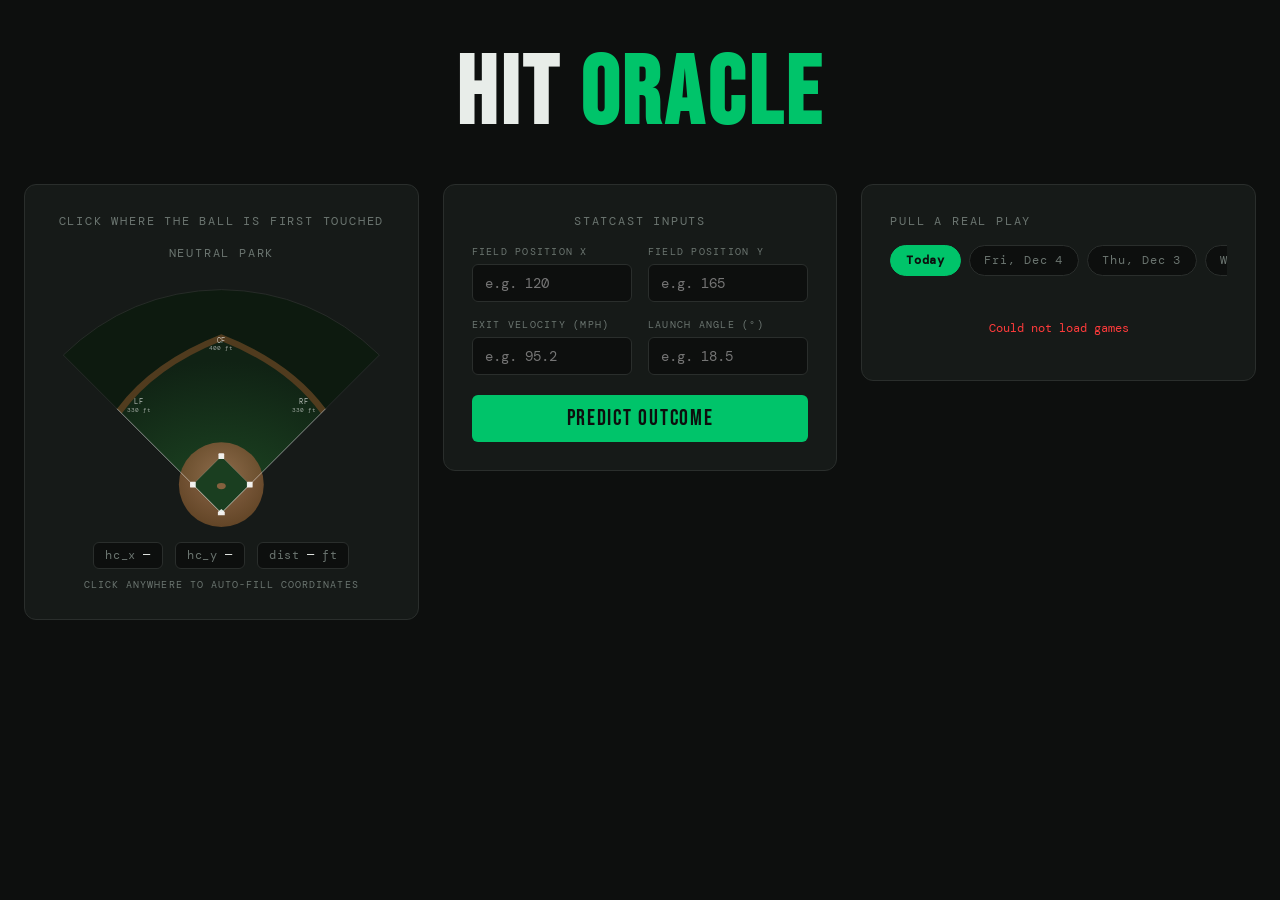
<file: frontend/index.html>
<!DOCTYPE html>
<html lang="en">
<head>
  <meta charset="UTF-8">
  <meta name="viewport" content="width=device-width, initial-scale=1.0">
  <title>Hit Oracle</title>
  <link href="https://fonts.googleapis.com/css2?family=Bebas+Neue&family=DM+Mono:wght@400;500&display=swap" rel="stylesheet">
  <link rel="stylesheet" href="styles.css">
  <script defer src="https://cdn.vercel-insights.com/v1/script.js"></script>
</head>
<body>

<header>
  <h1>HIT <span>ORACLE</span></h1>
</header>

<div class="layout">

  <!-- Left: interactive field -->
  <div class="card field-panel">
    <p class="card-label">Click where the ball is first touched</p>
    <p class="card-label">Neutral Park</p>
    <svg id="field-svg" xmlns="http://www.w3.org/2000/svg"></svg>
    <div class="coord-display">
      <div class="coord-pill">hc_x <span id="display-x">—</span></div>
      <div class="coord-pill">hc_y <span id="display-y">—</span></div>
      <div class="coord-pill">dist <span id="display-dist">—</span> ft</div>
    </div>
    <p class="field-hint">Click anywhere to auto-fill coordinates</p>
    <p class="foul-msg" id="foul-msg">⚠ Out of Play — click within the fair lines</p>
  </div>

  <!-- Right: inputs + results -->
  <div class="card">
    <p class="card-label">Statcast inputs</p>
    <div class="fields">
      <div class="field">
        <label>Field position X</label>
        <input type="number" id="hc_x" placeholder="e.g. 120" step="0.1" oninput="onCoordInput()">
      </div>
      <div class="field">
        <label>Field position Y</label>
        <input type="number" id="hc_y" placeholder="e.g. 165" step="0.1" oninput="onCoordInput()">
      </div>
      <div class="field">
        <label>Exit velocity (mph)</label>
        <input type="number" id="launch_speed" placeholder="e.g. 95.2" step="0.1">
      </div>
      <div class="field">
        <label>Launch angle (°)</label>
        <input type="number" id="launch_angle" placeholder="e.g. 18.5" step="0.1">
      </div>
    </div>

    <button id="predict-btn" onclick="predict()">Predict outcome</button>
    <p class="error-msg" id="error-msg"></p>

    <div class="results" id="results">
      <div class="divider"></div>
      <div class="hit-row">
        <div>
          <p class="hit-label">Hit probability</p>
          <p class="hit-value green" id="hit-pct">—</p>
        </div>
        <div style="text-align:right">
          <p class="hit-label">Out probability</p>
          <p class="hit-value red" id="out-pct">—</p>
        </div>
      </div>
      <div class="bar-wrap">
        <div class="bar-fill" id="hit-bar"></div>
      </div>
      <div>
        <p class="breakdown-title">If a hit — outcome breakdown</p>
        <div class="breakdown-rows" id="breakdown-rows"></div>
      </div>
    </div>
  </div>

  <!-- Full width: pull a real play from the last 30 days -->
  <div class="card live-panel">
    <div class="live-panel-header">
      <button class="back-btn" id="back-btn" type="button">←</button>
      <p class="card-label" id="live-panel-title">Pull a real play</p>
    </div>
    <div class="day-scroller" id="day-scroller"></div>
    <div class="games-list" id="games-list">
      <p class="live-hint">Select a day to see games</p>
    </div>
    <div class="plays-list hidden" id="plays-list">
      <p class="live-hint">Select a game to see batted balls</p>
    </div>
  </div>

</div>

<script src="field.js"></script>
<script src="predict.js"></script>
<script src="liveFeed.js"></script>
<script>
  buildField();
  initLiveFeed();
</script>
</body>
</html>
</file>
<file: frontend/styles.css>
*, *::before, *::after { box-sizing: border-box; margin: 0; padding: 0; }

:root {
  --green: #00c46a;
  --red: #ff3b3b;
  --amber: #f5a623;
  --bg: #0d0f0e;
  --surface: #161a18;
  --border: #2a2e2c;
  --text: #e8ede9;
  --muted: #6b7570;
}

body {
  background: var(--bg);
  color: var(--text);
  font-family: 'DM Mono', monospace;
  min-height: 100vh;
  display: flex;
  flex-direction: column;
  align-items: center;
  padding: 3rem 1.5rem;
}

/* ── Header ── */
header { text-align: center; margin-bottom: 2.5rem; }

h1 {
  font-family: 'Bebas Neue', sans-serif;
  font-size: clamp(3rem, 8vw, 6rem);
  letter-spacing: 0.04em;
  line-height: 1;
}

h1 span { color: var(--green); }

.subtitle {
  font-size: 0.75rem;
  color: var(--muted);
  letter-spacing: 0.15em;
  text-transform: uppercase;
  margin-top: 0.5rem;
}

/* ── Layout ── */
.layout {
  display: grid;
  grid-template-columns: 1fr 1fr 1fr;
  gap: 1.5rem;
  width: 100%;
  max-width: 1320px;
  align-items: start;
}

@media (max-width: 1000px) {
  .layout { grid-template-columns: 1fr 1fr; }
  .live-panel { grid-column: 1 / -1; }
}

@media (max-width: 700px) {
  .layout { grid-template-columns: 1fr; }
}

/* ── Cards ── */
.card {
  background: var(--surface);
  border: 1px solid var(--border);
  border-radius: 12px;
  padding: 1.75rem;
  min-width: 0;
}

.card-label {
  font-size: 0.75rem;
  letter-spacing: 0.15em;
  text-transform: uppercase;
  color: var(--muted);
  margin-bottom: 1rem;
  text-align: center;
}

/* ── Form fields ── */
.fields {
  display: grid;
  grid-template-columns: 1fr 1fr;
  gap: 1rem;
  margin-bottom: 1.25rem;
}

.field { display: flex; flex-direction: column; gap: 0.4rem; }
.field.full { grid-column: 1 / -1; }

label {
  font-size: 0.65rem;
  letter-spacing: 0.12em;
  text-transform: uppercase;
  color: var(--muted);
}

input[type="number"] {
  background: var(--bg);
  border: 1px solid var(--border);
  border-radius: 6px;
  color: var(--text);
  font-family: 'DM Mono', monospace;
  font-size: 0.9rem;
  padding: 0.55rem 0.75rem;
  width: 100%;
  transition: border-color 0.15s;
  -moz-appearance: textfield;
}

input[type="number"]::-webkit-inner-spin-button,
input[type="number"]::-webkit-outer-spin-button { -webkit-appearance: none; }

input[type="number"]:focus { outline: none; border-color: var(--green); }

/* ── Foul territory warning ── */
.foul-msg {
  display: none;
  margin-top: 0.5rem;
  font-size: 0.72rem;
  color: var(--red);
  letter-spacing: 0.04em;
  text-align: center;
}

.foul-msg.visible { display: block; }

/* ── Button ── */
button {
  width: 100%;
  background: var(--green);
  color: #0d0f0e;
  border: none;
  border-radius: 6px;
  font-family: 'Bebas Neue', sans-serif;
  font-size: 1.35rem;
  letter-spacing: 0.08em;
  padding: 0.7rem;
  cursor: pointer;
  transition: opacity 0.15s, transform 0.1s;
}

button:hover { opacity: 0.88; }
button:active { transform: scale(0.98); }
button:disabled { opacity: 0.4; cursor: not-allowed; }

/* ── Results ── */
.results {
  margin-top: 1.5rem;
  display: none;
  flex-direction: column;
  gap: 1.25rem;
}

.results.visible { display: flex; }

.divider { height: 1px; background: var(--border); }

.hit-row {
  display: flex;
  justify-content: space-between;
  align-items: center;
}

.hit-label {
  font-size: 0.7rem;
  letter-spacing: 0.12em;
  text-transform: uppercase;
  color: var(--muted);
}

.hit-value {
  font-family: 'Bebas Neue', sans-serif;
  font-size: 2.75rem;
  line-height: 1;
}

.hit-value.green { color: var(--green); }
.hit-value.red   { color: var(--red); }

.bar-wrap {
  height: 6px;
  background: var(--border);
  border-radius: 99px;
  overflow: hidden;
}

.bar-fill {
  height: 100%;
  border-radius: 99px;
  background: var(--green);
  transition: width 0.6s cubic-bezier(0.4, 0, 0.2, 1);
  width: 0%;
}

.breakdown-title {
  font-size: 0.65rem;
  letter-spacing: 0.12em;
  text-transform: uppercase;
  color: var(--muted);
  margin-bottom: 0.75rem;
}

.breakdown-rows { display: flex; flex-direction: column; gap: 0.6rem; }

.b-row {
  display: grid;
  grid-template-columns: 55px 1fr 40px;
  align-items: center;
  gap: 0.6rem;
}

.b-label {
  font-size: 0.72rem;
  color: var(--muted);
  text-transform: uppercase;
  letter-spacing: 0.08em;
}

.b-pct { font-size: 0.82rem; text-align: right; color: var(--text); }
.b-bar { background: var(--border); border-radius: 99px; height: 4px; overflow: hidden; }
.b-fill { height: 100%; border-radius: 99px; transition: width 0.6s cubic-bezier(0.4,0,0.2,1); width: 0%; }

.single-fill { background: var(--green); }
.double-fill  { background: var(--amber); }
.triple-fill  { background: #a78bfa; }
.hr-fill      { background: var(--red); }

.error-msg {
  font-size: 0.78rem;
  color: var(--red);
  text-align: center;
  display: none;
  margin-top: 0.75rem;
}

.error-msg.visible { display: block; }

/* ── Field panel ── */
.field-panel { position: relative; }

#field-svg {
  width: 100%;
  cursor: crosshair;
  display: block;
}

.field-hint {
  font-size: 0.65rem;
  color: var(--muted);
  letter-spacing: 0.1em;
  text-transform: uppercase;
  text-align: center;
  margin-top: 0.6rem;
}

.coord-display {
  display: flex;
  gap: 0.75rem;
  margin-top: 0.75rem;
  justify-content: center;
}

.coord-pill {
  background: var(--bg);
  border: 1px solid var(--border);
  border-radius: 6px;
  padding: 0.3rem 0.7rem;
  font-size: 0.72rem;
  color: var(--muted);
  letter-spacing: 0.05em;
  white-space: nowrap;
}

@media (max-width: 700px) {
  .fields {
    grid-template-columns: 1fr;
  }
}

.coord-pill span { color: var(--text); }

/* ── Live plays panel ── */
.live-panel {
  min-width: 0;
}

.live-panel-header {
  display: flex;
  align-items: center;
  gap: 0.75rem;
  margin-bottom: 1rem;
}

.live-panel-header .card-label {
  margin-bottom: 0;
  text-align: left;
}

.back-btn {
  display: none;
  align-items: center;
  justify-content: center;
  width: 26px;
  height: 26px;
  flex: 0 0 auto;
  background: var(--bg);
  border: 1px solid var(--border);
  border-radius: 6px;
  color: var(--text);
  font-family: 'DM Mono', monospace;
  font-size: 0.95rem;
  letter-spacing: 0;
  padding: 0;
  cursor: pointer;
  transition: border-color 0.15s, color 0.15s;
}

.back-btn.visible { display: flex; }
.back-btn:hover { border-color: var(--green); color: var(--green); }

.day-scroller {
  display: flex;
  gap: 0.5rem;
  overflow-x: auto;
  padding-bottom: 0.75rem;
  margin-bottom: 1rem;
  min-width: 0;
}

.day-scroller.hidden { display: none; }

.day-pill {
  flex: 0 0 auto;
  width: auto;
  background: var(--bg);
  border: 1px solid var(--border);
  border-radius: 99px;
  color: var(--muted);
  font-family: 'DM Mono', monospace;
  font-size: 0.72rem;
  padding: 0.45rem 0.9rem;
  cursor: pointer;
  white-space: nowrap;
  transition: border-color 0.15s, color 0.15s;
}

.day-pill:hover { border-color: var(--green); opacity: 1; }
.day-pill.active { background: var(--green); color: #0d0f0e; border-color: var(--green); font-weight: 600; }

.games-list, .plays-list {
  display: flex;
  flex-direction: column;
  gap: 0.4rem;
  max-height: 280px;
  overflow-y: auto;
}

.games-list.hidden, .plays-list.hidden { display: none; }

.live-hint {
  font-size: 0.75rem;
  color: var(--muted);
  text-align: center;
  padding: 1rem 0;
}

.live-hint.error { color: var(--red); }

.game-row, .play-row {
  display: flex;
  justify-content: space-between;
  align-items: center;
  width: auto;
  background: var(--bg);
  border: 1px solid var(--border);
  border-radius: 6px;
  padding: 0.55rem 0.75rem;
  font-family: 'DM Mono', monospace;
  font-size: 0.75rem;
  font-weight: normal;
  letter-spacing: normal;
  color: var(--text);
  cursor: pointer;
  text-align: left;
  transition: border-color 0.15s;
}

.game-row {
  display: grid;
  grid-template-columns: 72px 1fr 96px;
  align-items: center;
  gap: 0.6rem;
}

.game-status {
  color: var(--muted);
  font-size: 0.68rem;
  text-align: right;
  white-space: nowrap;
}

.game-teams-compact {
  display: inline-flex;
  align-items: center;
  gap: 0.35rem;
  flex: 0 0 auto;
}

.at-sign {
  color: var(--muted);
  font-size: 0.7rem;
}

.game-score-compact {
  font-family: 'Bebas Neue', sans-serif;
  font-size: 1.1rem;
  letter-spacing: 0.04em;
  color: var(--green);
  flex: 1;
  text-align: center;
}

.game-row:hover, .play-row:hover { border-color: var(--green); opacity: 1; }
.game-row.active, .play-row.active { border-color: var(--green); background: rgba(0, 196, 106, 0.08); }

.team-logo {
  width: 25px;
  height: 25px;
  object-fit: contain;
  vertical-align: middle;
}

.game-status { color: var(--muted); font-size: 0.68rem; }

.play-row {
  display: grid;
  grid-template-columns: 1fr 1fr auto;
  align-items: center;
  gap: 0.6rem;
}

.play-batter {
  font-weight: 600;
  text-align: left;
}

.play-event {
  color: var(--muted);
  text-align: left;
}

.play-inning {
  color: var(--muted);
  font-size: 0.7rem;
  text-align: right;
}

/* ── Themed scrollbars ── */
.day-scroller,
.games-list,
.plays-list {
  scrollbar-width: thin;
  scrollbar-color: var(--border) var(--bg);
}

.day-scroller::-webkit-scrollbar,
.games-list::-webkit-scrollbar,
.plays-list::-webkit-scrollbar {
  width: 6px;
  height: 6px;
}

.day-scroller::-webkit-scrollbar-track,
.games-list::-webkit-scrollbar-track,
.plays-list::-webkit-scrollbar-track {
  background: var(--bg);
}

.day-scroller::-webkit-scrollbar-thumb,
.games-list::-webkit-scrollbar-thumb,
.plays-list::-webkit-scrollbar-thumb {
  background: var(--border);
  border-radius: 99px;
}

.day-scroller::-webkit-scrollbar-thumb:hover,
.games-list::-webkit-scrollbar-thumb:hover,
.plays-list::-webkit-scrollbar-thumb:hover {
  background: var(--green);
}
</file>
